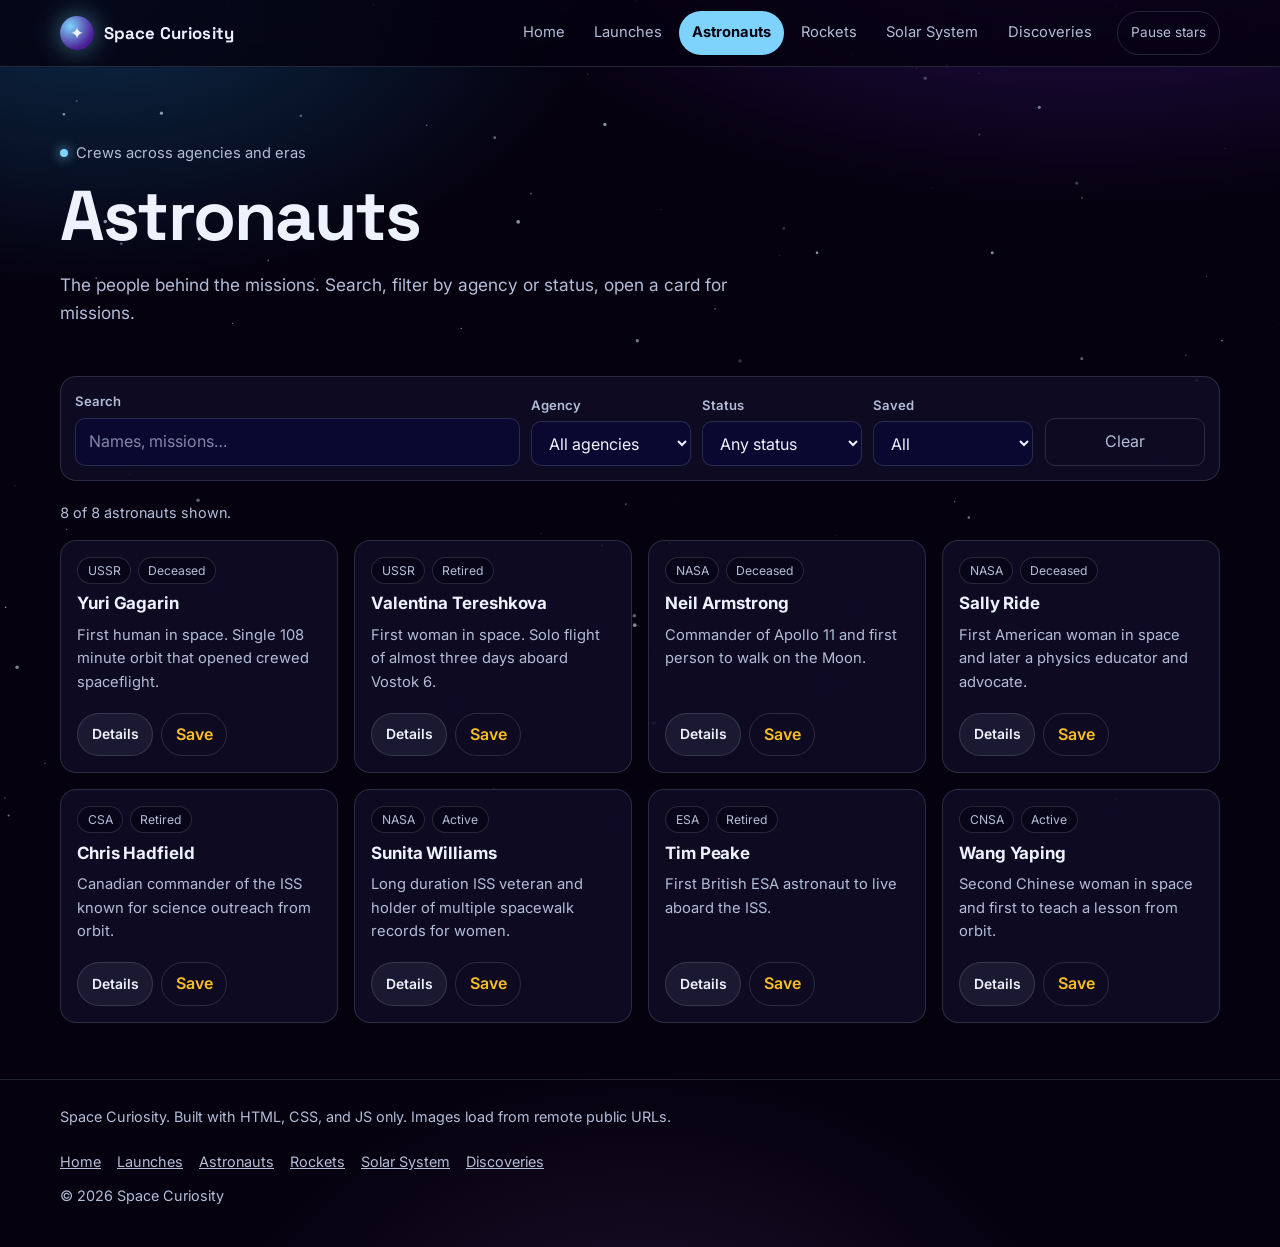
<file: astronauts.html>
<!doctype html>
<html lang="en">
<head>
  <meta charset="utf-8">
  <meta name="viewport" content="width=device-width, initial-scale=1">
  <title>Astronauts — Space Curiosity</title>
  <meta name="description" content="Astronaut profiles across agencies and eras.">
  <meta name="theme-color" content="#05010f">
  <link rel="preconnect" href="https://fonts.googleapis.com">
  <link rel="preconnect" href="https://fonts.gstatic.com" crossorigin>
  <link rel="preconnect" href="https://images.unsplash.com">
  <link href="https://fonts.googleapis.com/css2?family=Inter:wght@400;500;600;700&family=Space+Grotesk:wght@500;600;700&display=swap" rel="stylesheet">
  <link rel="stylesheet" href="css/reset.css">
  <link rel="stylesheet" href="css/tokens.css">
  <link rel="stylesheet" href="css/styles.css">
  <link rel="icon" href="assets/icons.svg" type="image/svg+xml">
</head>
<body>
  <canvas id="stars" aria-hidden="true"></canvas>
  <a class="skip" href="#main">Skip to content</a>
  <header class="site-header"><div class="wrap nav">
    <a class="brand" href="index.html"><span class="brand-mark" aria-hidden="true">✦</span> Space Curiosity</a>
    <button class="menu-btn" aria-expanded="false" aria-controls="navlinks">Menu</button>
    <nav class="nav-links" id="navlinks" aria-label="Primary"><a href="index.html">Home</a><a href="launches.html">Launches</a><a href="astronauts.html">Astronauts</a><a href="rockets.html">Rockets</a><a href="solar-system.html">Solar System</a><a href="discoveries.html">Discoveries</a></nav>
      <button class="stars-toggle" id="stars-toggle" aria-pressed="true">Pause stars</button>
  </div></header>
  <main id="main" class="wrap">
    <section class="hero"><p class="kicker">Crews across agencies and eras</p><h1>Astronauts</h1><p class="lead">The people behind the missions. Search, filter by agency or status, open a card for missions.</p></section>
    <form class="toolbar" role="search">
      <div class="toolbar-field toolbar-field-grow">
        <label for="q">Search</label>
        <input type="search" id="q" name="q" placeholder="Names, missions…" autocomplete="off" spellcheck="false">
      </div>
      <div class="toolbar-field">
        <label for="agency">Agency</label>
        <select id="agency" name="agency"><option value="">All agencies</option></select>
      </div>
      <div class="toolbar-field">
        <label for="status">Status</label>
        <select id="status" name="status"><option value="">Any status</option><option>Active</option><option>Retired</option><option>Deceased</option></select>
      </div>
      <div class="toolbar-field">
        <label for="fav">Saved</label>
        <select id="fav" name="fav"><option value="">All</option><option value="only">Saved only</option></select>
      </div>
      <div class="toolbar-field">
        <label aria-hidden="true">&nbsp;</label>
        <button class="toolbar-clear" type="button" id="clear">Clear</button>
      </div>
    </form>
    <div class="result-count" id="count" role="status" aria-live="polite"></div>
    <div class="grid" id="grid"></div>
  </main>
  <footer class="site-footer"><div class="wrap"><div>Space Curiosity. Built with HTML, CSS, and JS only. Images load from remote public URLs.</div><nav aria-label="Footer"><a href="index.html">Home</a><a href="launches.html">Launches</a><a href="astronauts.html">Astronauts</a><a href="rockets.html">Rockets</a><a href="solar-system.html">Solar System</a><a href="discoveries.html">Discoveries</a></nav><div>© <span id="year"></span> Space Curiosity</div></div></footer>
  <script type="module">
    import { initChrome } from "./js/main.js";
    import { initStarfield } from "./js/starfield.js";
    import { loadJSON, observeReveals, bindFavorites, favButton, openDialog, syncFiltersToURL, readFiltersFromURL, imgFallback, esc } from "./js/ui.js";
    import { isFavorite } from "./js/store.js";
    initChrome(); initStarfield();
    const saved = readFiltersFromURL(["q", "agency", "status", "fav"]);
    const q = document.getElementById("q");
    const agency = document.getElementById("agency");
    const status = document.getElementById("status");
    const fav = document.getElementById("fav");
    q.value = saved.q; agency.value = saved.agency; status.value = saved.status; fav.value = saved.fav ?? "";
    const data = await loadJSON("data/astronauts.json");
    const rows0 = data.astronauts;
    [...new Set(rows0.map((a) => a.agency))].sort().forEach((v) => {
      const o = document.createElement("option"); o.value = v; o.textContent = v;
      if (saved.agency === v) o.selected = true;
      agency.appendChild(o);
    });
    function detail(a) {
      return `${a.image ? `<img src="${esc(a.image)}" alt="" loading="lazy" decoding="async" width="800" height="450" onerror="this.remove()">` : ""}<div class="meta"><span class="tag">${esc(a.agency)}</span><span class="tag">${esc(a.status)}</span><span class="tag">First flight ${esc(a.firstFlight)}</span></div><h3>${esc(a.name)}</h3><p>${esc(a.bio)}</p><table class="spec-table"><tr><th>Missions</th><td>${a.missions.map(esc).join(", ")}</td></tr></table>`;
    }
    function render() {
      const query = q.value.trim().toLowerCase();
      syncFiltersToURL({ q: q.value.trim(), agency: agency.value, status: status.value, fav: fav.value });
      const rows = rows0.filter((a) => {
        if (agency.value && a.agency !== agency.value) return false;
        if (status.value && a.status !== status.value) return false;
        if (fav.value === "only" && !isFavorite(a.id)) return false;
        if (query && ![a.name, a.bio, a.missions.join(" ")].join(" ").toLowerCase().includes(query)) return false;
        return true;
      });
      document.getElementById("count").textContent = `${rows.length} of ${rows0.length} astronauts shown.`;
      const grid = document.getElementById("grid");
      grid.innerHTML = rows.map((a) => `
        <article class="card reveal visible">
          ${a.image ? `<img src="${esc(a.image)}" alt="${esc(a.name)}" loading="lazy" decoding="async" width="800" height="450" onerror="this.remove()">` : ""}
          <div class="card-body">
            <div class="meta"><span class="tag">${esc(a.agency)}</span><span class="tag">${esc(a.status)}</span></div>
            <h3>${esc(a.name)}</h3>
            <p class="desc">${esc(a.bio)}</p>
            <div class="card-actions"><button class="btn btn-small" type="button" data-id="${esc(a.id)}">Details</button>${favButton(a.id)}</div>
          </div>
        </article>`).join("") || `<div class="empty"><strong>No astronauts match those filters.</strong>Try clearing search or filters.</div>`;
      bindFavorites(grid);
      imgFallback(grid);
    }
    document.getElementById("grid").addEventListener("click", (e) => {
      const b = e.target.closest("[data-id]");
      if (!b) return;
      const a = rows0.find((x) => x.id === b.getAttribute("data-id"));
      if (a) openDialog(detail(a));
    });
    [q, agency, status, fav].forEach((el) => el.addEventListener("input", render));
    fav.addEventListener("change", render);
    document.getElementById("clear").addEventListener("click", () => {
      q.value = ""; agency.value = ""; status.value = ""; fav.value = "";
      render();
      q.focus();
    });
    document.addEventListener("favorites-changed", () => {
      if (fav.value === "only") render();
    });
    render(); observeReveals(document);
  </script>
</body>
</html>
</file>
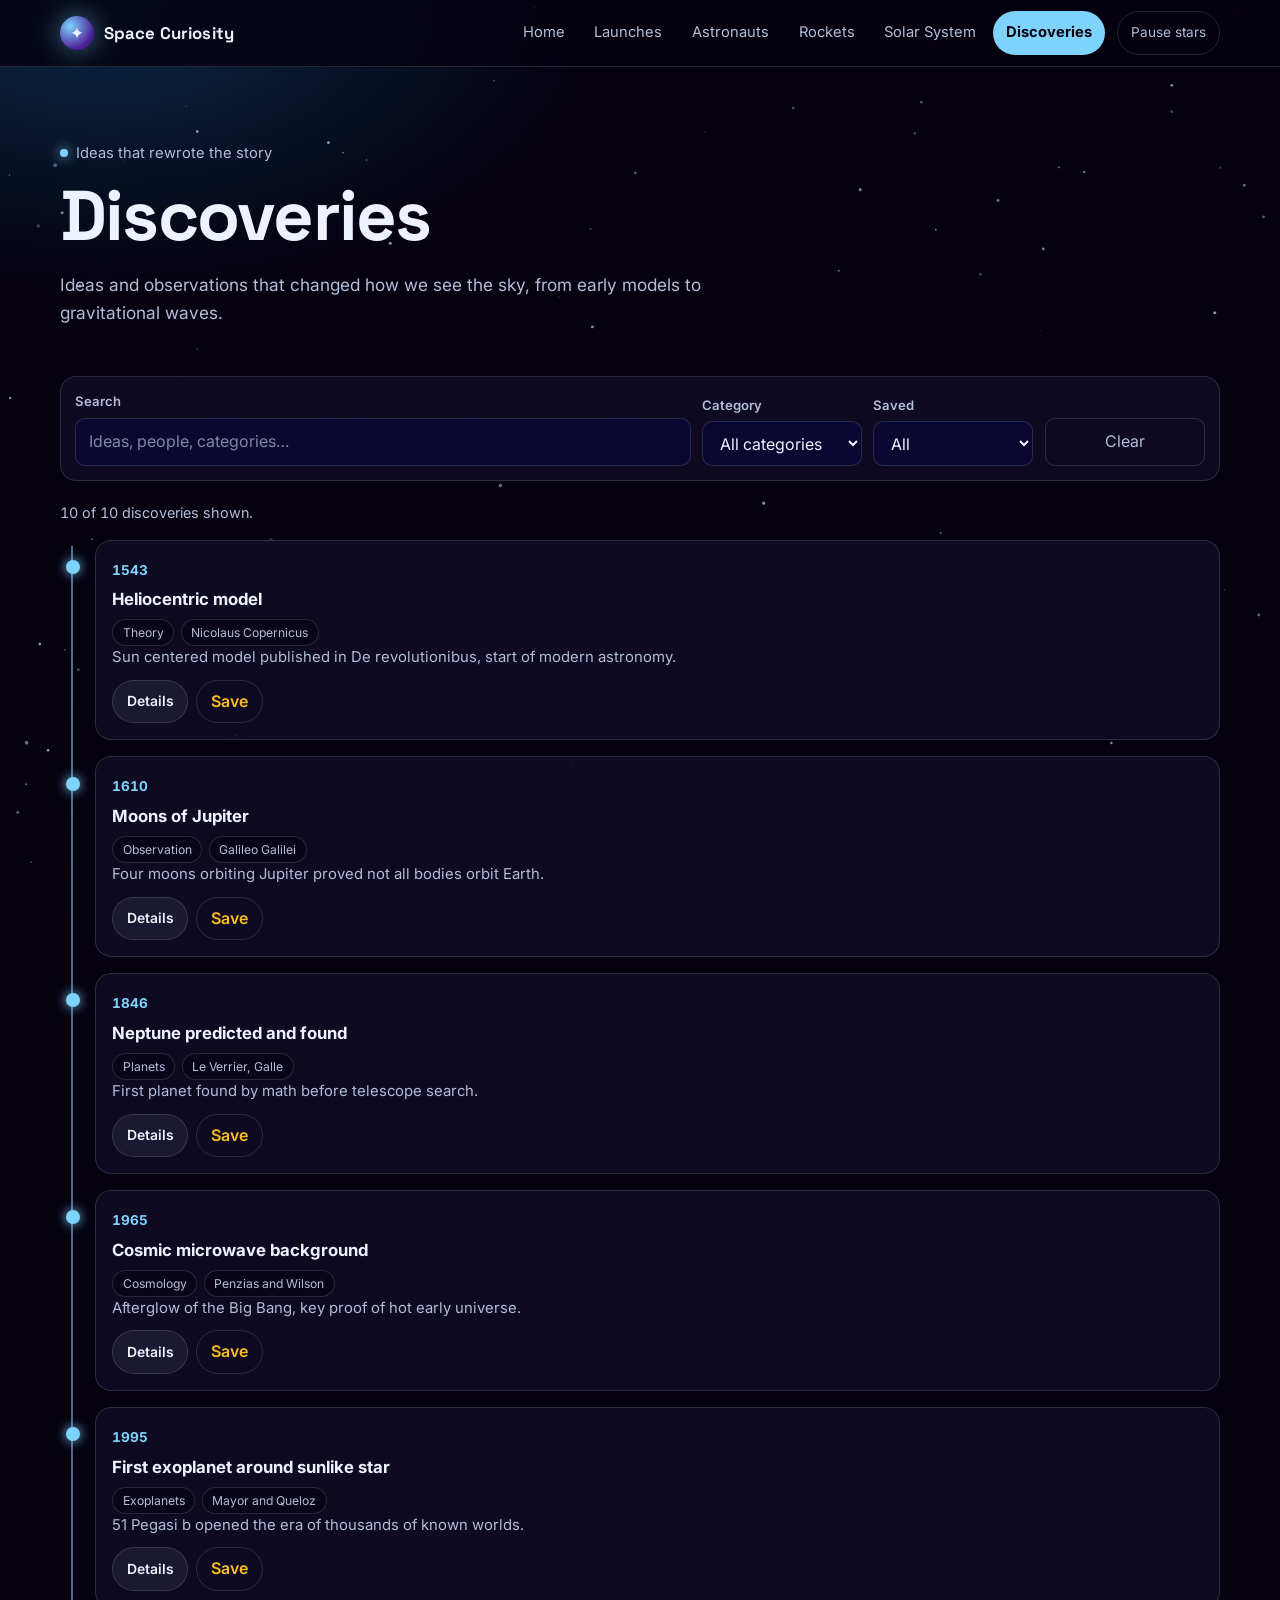
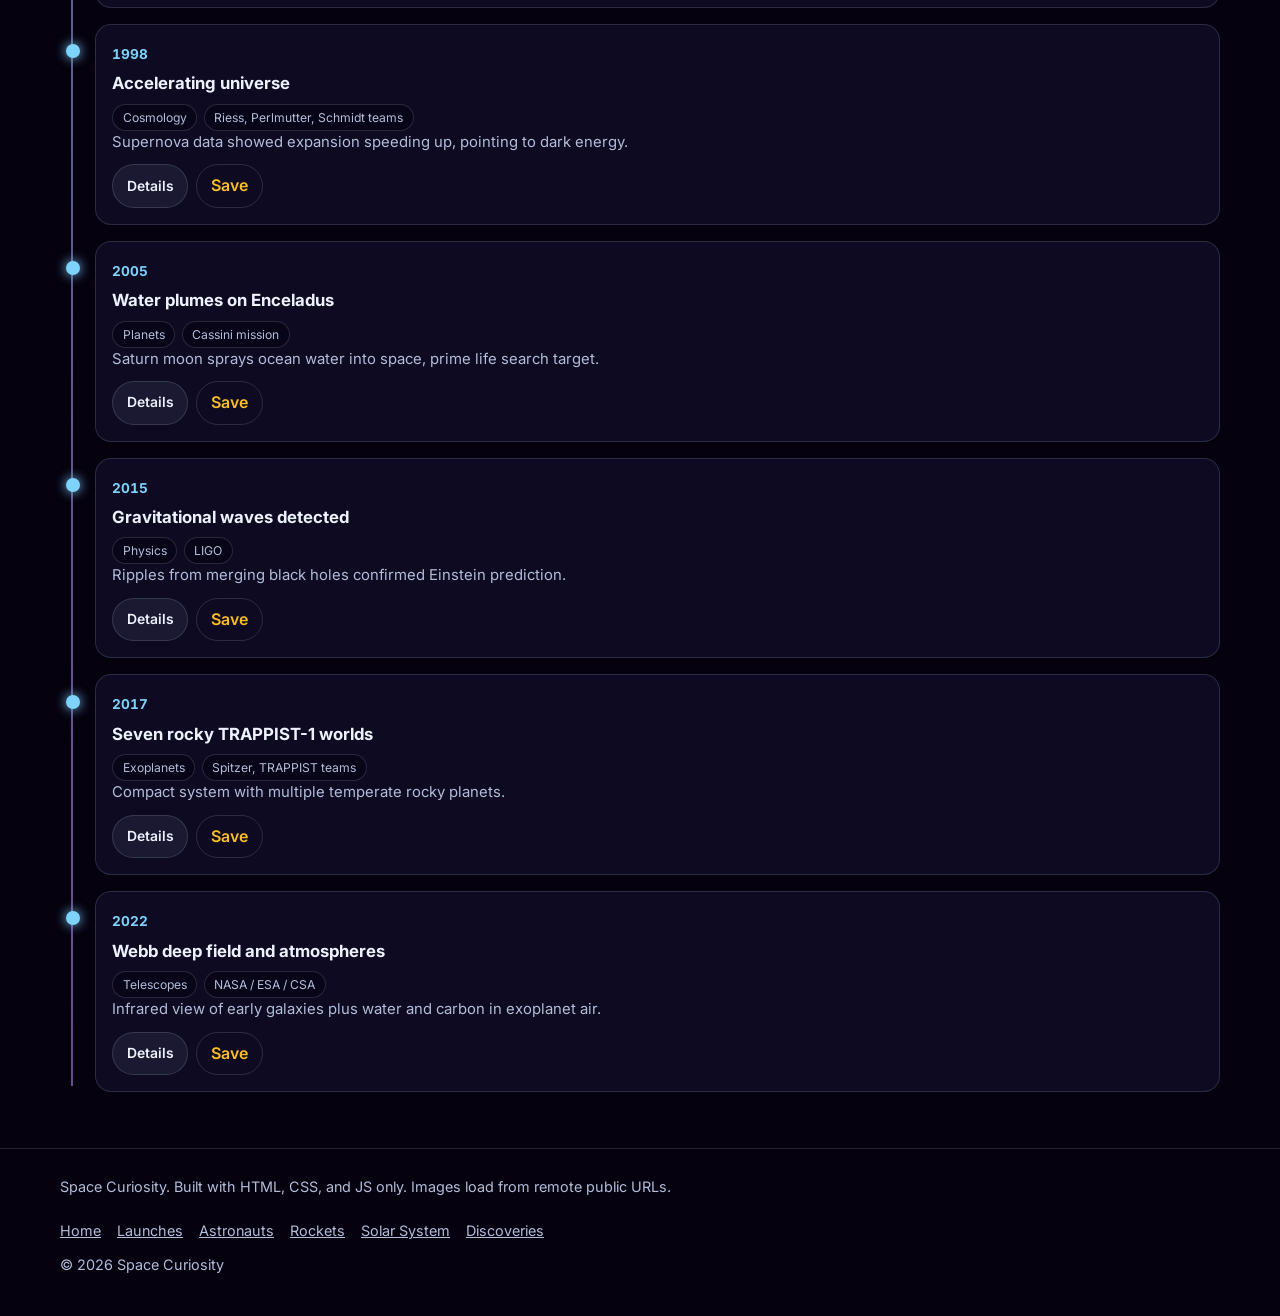
<file: discoveries.html>
<!doctype html>
<html lang="en">
<head>
  <meta charset="utf-8">
  <meta name="viewport" content="width=device-width, initial-scale=1">
  <title>Discoveries — Space Curiosity</title>
  <meta name="description" content="Timeline of discoveries that shaped space science.">
  <meta name="theme-color" content="#05010f">
  <link rel="preconnect" href="https://fonts.googleapis.com">
  <link rel="preconnect" href="https://fonts.gstatic.com" crossorigin>
  <link rel="preconnect" href="https://images.unsplash.com">
  <link href="https://fonts.googleapis.com/css2?family=Inter:wght@400;500;600;700&family=Space+Grotesk:wght@500;600;700&display=swap" rel="stylesheet">
  <link rel="stylesheet" href="css/reset.css">
  <link rel="stylesheet" href="css/tokens.css">
  <link rel="stylesheet" href="css/styles.css">
  <link rel="icon" href="assets/icons.svg" type="image/svg+xml">
</head>
<body>
  <canvas id="stars" aria-hidden="true"></canvas>
  <a class="skip" href="#main">Skip to content</a>
  <header class="site-header"><div class="wrap nav">
    <a class="brand" href="index.html"><span class="brand-mark" aria-hidden="true">✦</span> Space Curiosity</a>
    <button class="menu-btn" aria-expanded="false" aria-controls="navlinks">Menu</button>
    <nav class="nav-links" id="navlinks" aria-label="Primary"><a href="index.html">Home</a><a href="launches.html">Launches</a><a href="astronauts.html">Astronauts</a><a href="rockets.html">Rockets</a><a href="solar-system.html">Solar System</a><a href="discoveries.html">Discoveries</a></nav>
      <button class="stars-toggle" id="stars-toggle" aria-pressed="true">Pause stars</button>
  </div></header>
  <main id="main" class="wrap">
    <section class="hero"><p class="kicker">Ideas that rewrote the story</p><h1>Discoveries</h1><p class="lead">Ideas and observations that changed how we see the sky, from early models to gravitational waves.</p></section>
    <form class="toolbar" role="search">
      <div class="toolbar-field toolbar-field-grow">
        <label for="q">Search</label>
        <input type="search" id="q" name="q" placeholder="Ideas, people, categories…" autocomplete="off" spellcheck="false">
      </div>
      <div class="toolbar-field">
        <label for="cat">Category</label>
        <select id="cat" name="cat"><option value="">All categories</option></select>
      </div>
      <div class="toolbar-field">
        <label for="fav">Saved</label>
        <select id="fav" name="fav"><option value="">All</option><option value="only">Saved only</option></select>
      </div>
      <div class="toolbar-field">
        <label aria-hidden="true">&nbsp;</label>
        <button class="toolbar-clear" type="button" id="clear">Clear</button>
      </div>
    </form>
    <div class="result-count" id="count" role="status" aria-live="polite"></div>
    <div class="timeline" id="list"></div>
  </main>
  <footer class="site-footer"><div class="wrap"><div>Space Curiosity. Built with HTML, CSS, and JS only. Images load from remote public URLs.</div><nav aria-label="Footer"><a href="index.html">Home</a><a href="launches.html">Launches</a><a href="astronauts.html">Astronauts</a><a href="rockets.html">Rockets</a><a href="solar-system.html">Solar System</a><a href="discoveries.html">Discoveries</a></nav><div>© <span id="year"></span> Space Curiosity</div></div></footer>
  <script type="module">
    import { initChrome } from "./js/main.js";
    import { initStarfield } from "./js/starfield.js";
    import { loadJSON, bindFavorites, favButton, openDialog, syncFiltersToURL, readFiltersFromURL, imgFallback, esc } from "./js/ui.js";
    import { isFavorite } from "./js/store.js";
    initChrome(); initStarfield();
    const saved = readFiltersFromURL(["q", "cat", "fav"]);
    const q = document.getElementById("q");
    const cat = document.getElementById("cat");
    const fav = document.getElementById("fav");
    q.value = saved.q; fav.value = saved.fav ?? "";
    const data = await loadJSON("data/discoveries.json");
    const rows0 = data.discoveries;
    [...new Set(rows0.map((d) => d.category))].sort().forEach((v) => {
      const o = document.createElement("option"); o.value = v; o.textContent = v;
      if (saved.cat === v) o.selected = true;
      cat.appendChild(o);
    });
    if (saved.cat) cat.value = saved.cat;
    function render() {
      const query = q.value.trim().toLowerCase();
      syncFiltersToURL({ q: q.value.trim(), cat: cat.value, fav: fav.value });
      const rows = rows0.filter((d) => {
        if (cat.value && d.category !== cat.value) return false;
        if (fav.value === "only" && !isFavorite(d.id)) return false;
        if (query && ![d.title, d.summary, d.credit].join(" ").toLowerCase().includes(query)) return false;
        return true;
      });
      document.getElementById("count").textContent = `${rows.length} of ${rows0.length} discoveries shown.`;
      const el = document.getElementById("list");
      el.innerHTML = rows.map((d) => `
        <article class="t-item reveal visible">
          ${d.image ? `<img src="${esc(d.image)}" alt="" loading="lazy" decoding="async" width="800" height="450" onerror="this.remove()" style="width:100%;aspect-ratio:16/9;object-fit:cover;border-radius:12px;margin-bottom:0.8rem;">` : ""}
          <time>${esc(d.date)}</time>
          <h3>${esc(d.title)}</h3>
          <div class="meta"><span class="tag">${esc(d.category)}</span><span class="tag">${esc(d.credit)}</span></div>
          <p>${esc(d.summary)}</p>
          <div class="card-actions"><button class="btn btn-small" type="button" data-id="${esc(d.id)}">Details</button>${favButton(d.id)}</div>
        </article>`).join("") || `<div class="empty"><strong>No discoveries match.</strong>Try clearing search or filters.</div>`;
      bindFavorites(el);
      imgFallback(el);
    }
    document.getElementById("list").addEventListener("click", (e) => {
      const b = e.target.closest("[data-id]");
      if (!b) return;
      const v = rows0.find((x) => x.id === b.getAttribute("data-id"));
      if (v) openDialog(`${v.image ? `<img src="${esc(v.image)}" alt="" loading="lazy" decoding="async" width="800" height="450" onerror="this.remove()">` : ""}<div class="meta"><span class="tag">${esc(v.category)}</span><span class="tag">${esc(v.date)}</span></div><h3>${esc(v.title)}</h3><p>Credit: ${esc(v.credit)}. ${esc(v.summary)}</p>`);
    });
    [q, cat, fav].forEach((el) => el.addEventListener("input", render));
    fav.addEventListener("change", render);
    document.getElementById("clear").addEventListener("click", () => {
      q.value = ""; cat.value = ""; fav.value = "";
      render();
      q.focus();
    });
    document.addEventListener("favorites-changed", () => {
      if (fav.value === "only") render();
    });
    render();
  </script>
</body>
</html>
</file>
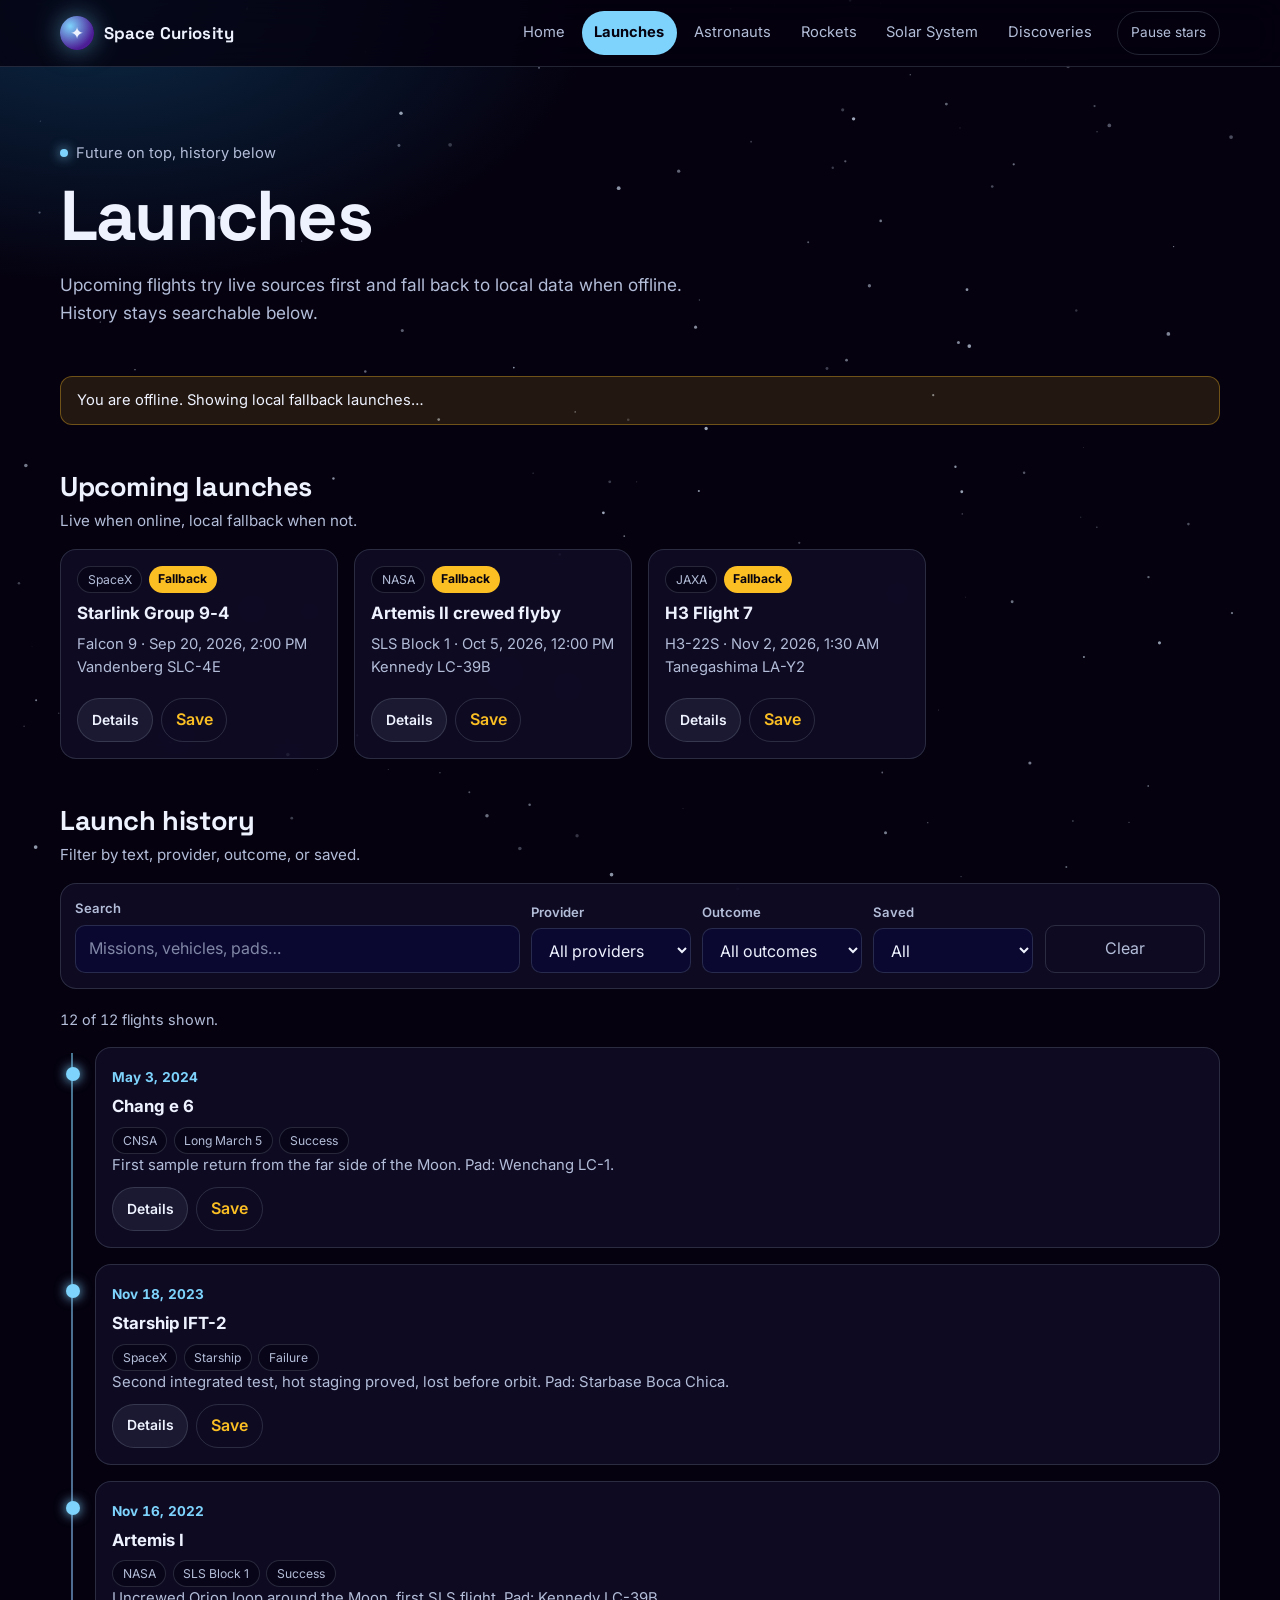
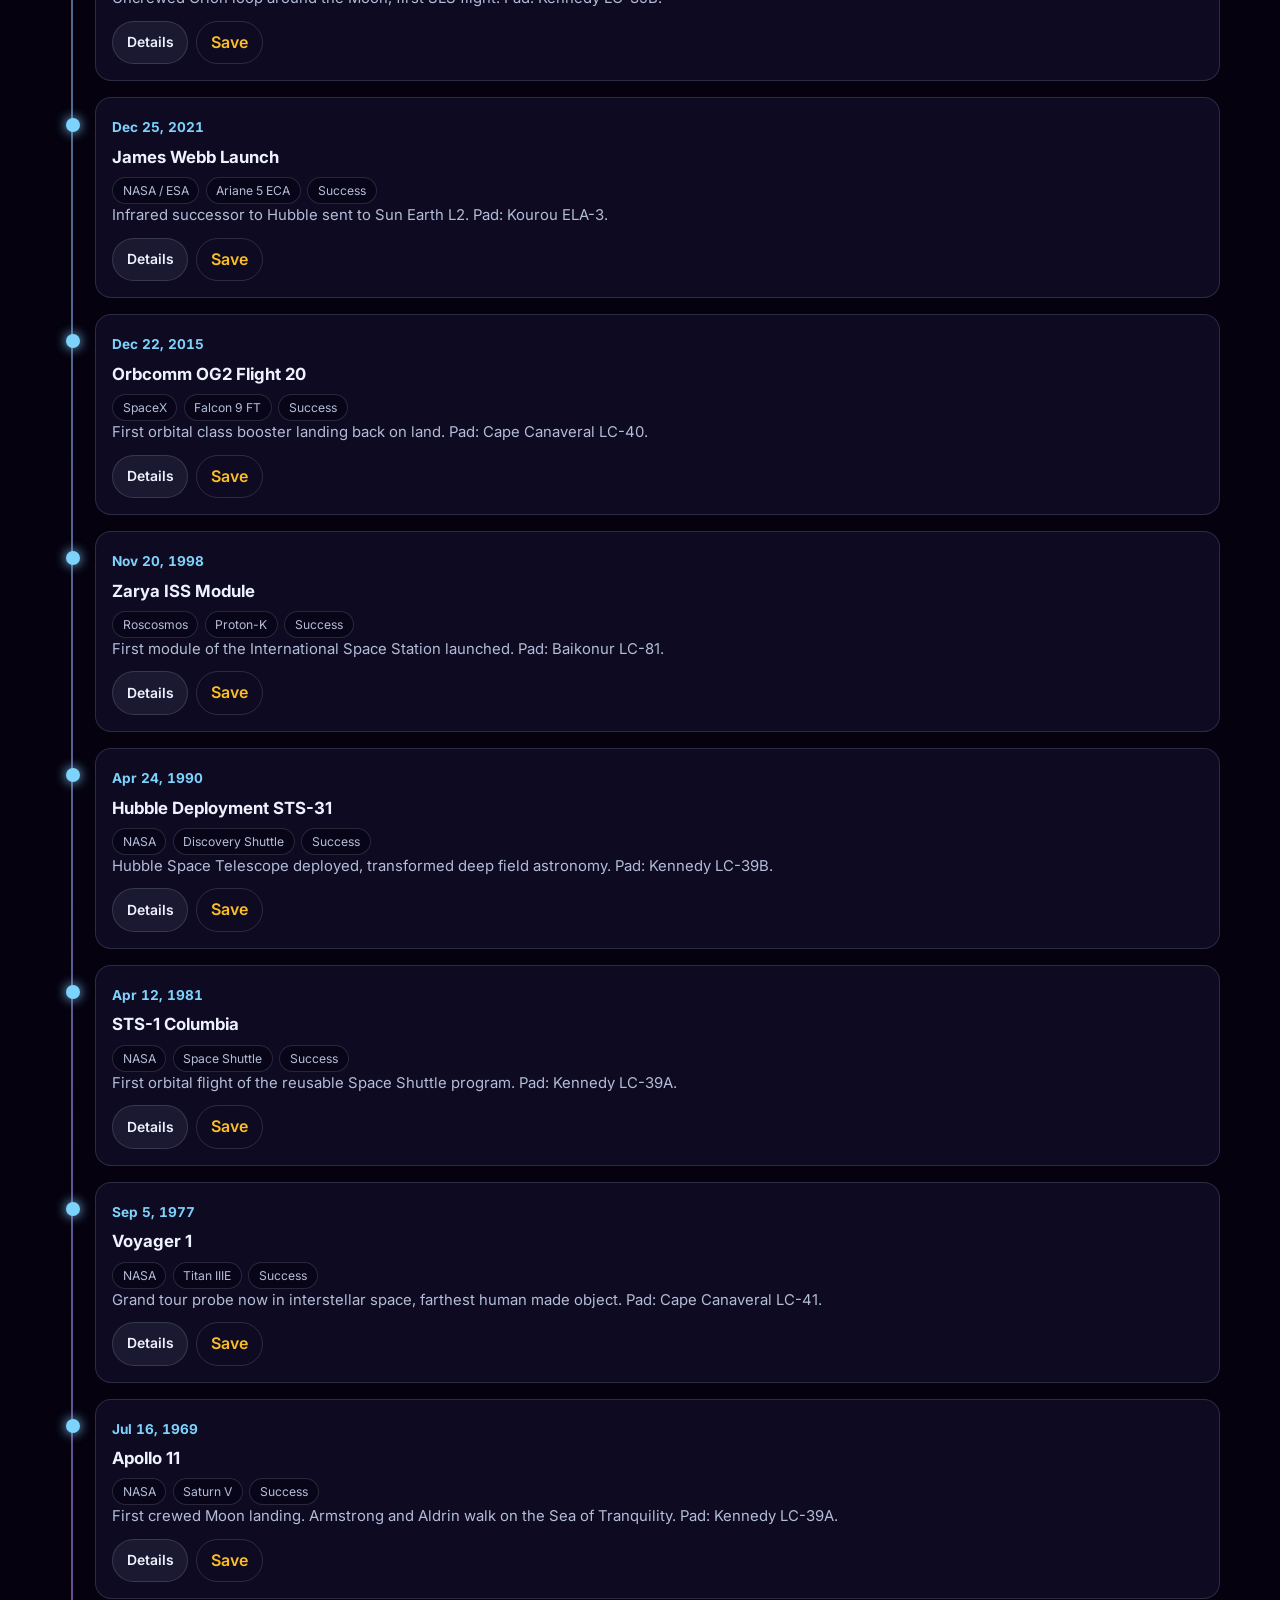
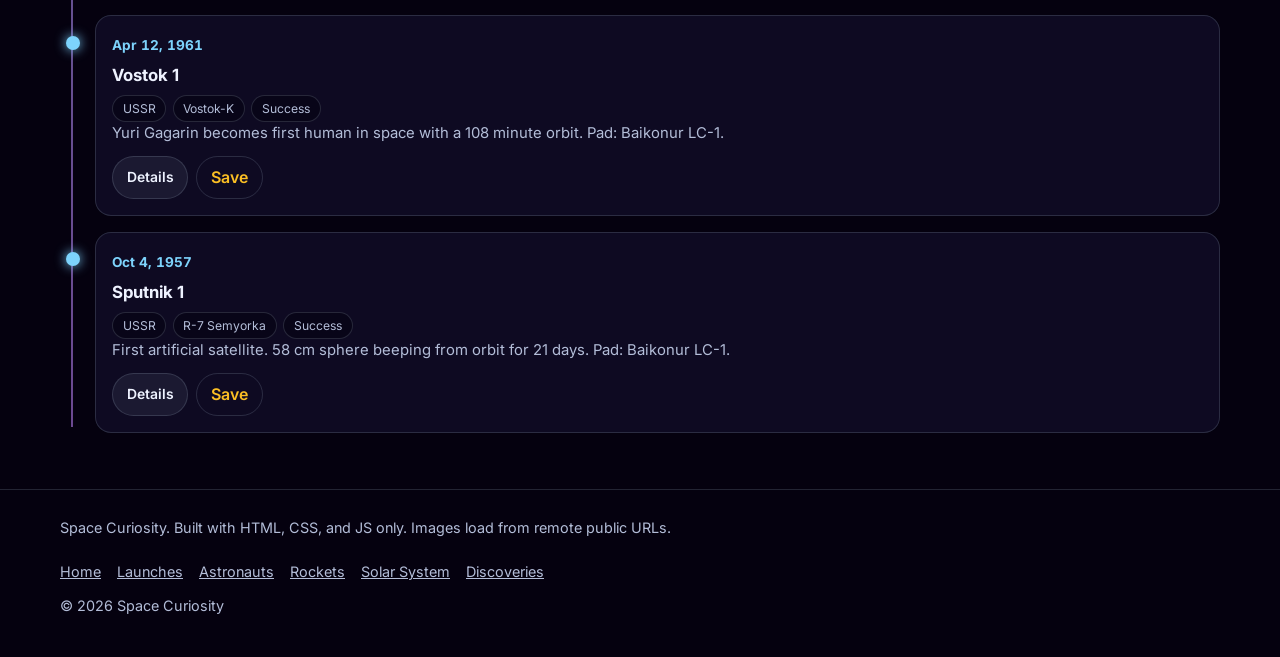
<file: launches.html>
<!doctype html>
<html lang="en">
<head>
  <meta charset="utf-8">
  <meta name="viewport" content="width=device-width, initial-scale=1">
  <title>Launches — Space Curiosity</title>
  <meta name="description" content="Launch history timeline and upcoming launches with live data and offline fallback.">
  <meta name="theme-color" content="#05010f">
  <link rel="preconnect" href="https://fonts.googleapis.com">
  <link rel="preconnect" href="https://fonts.gstatic.com" crossorigin>
  <link rel="preconnect" href="https://images.unsplash.com">
  <link rel="preconnect" href="https://api.spacexdata.com">
  <link href="https://fonts.googleapis.com/css2?family=Inter:wght@400;500;600;700&family=Space+Grotesk:wght@500;600;700&display=swap" rel="stylesheet">
  <link rel="stylesheet" href="css/reset.css">
  <link rel="stylesheet" href="css/tokens.css">
  <link rel="stylesheet" href="css/styles.css">
  <link rel="icon" href="assets/icons.svg" type="image/svg+xml">
</head>
<body>
  <canvas id="stars" aria-hidden="true"></canvas>
  <a class="skip" href="#main">Skip to content</a>
  <header class="site-header">
    <div class="wrap nav">
      <a class="brand" href="index.html"><span class="brand-mark" aria-hidden="true">✦</span> Space Curiosity</a>
      <button class="menu-btn" aria-expanded="false" aria-controls="navlinks">Menu</button>
      <nav class="nav-links" id="navlinks" aria-label="Primary">
        <a href="index.html">Home</a>
        <a href="launches.html">Launches</a>
        <a href="astronauts.html">Astronauts</a>
        <a href="rockets.html">Rockets</a>
        <a href="solar-system.html">Solar System</a>
        <a href="discoveries.html">Discoveries</a>
      </nav>
      <button class="stars-toggle" id="stars-toggle" aria-pressed="true">Pause stars</button>
    </div>
  </header>
  <main id="main" class="wrap">
    <section class="hero">
      <p class="kicker">Future on top, history below</p>
      <h1>Launches</h1>
      <p class="lead">Upcoming flights try live sources first and fall back to local data when offline. History stays searchable below.</p>
    </section>
    <div class="notice" id="launch-notice" role="status">Loading upcoming launches…</div>
    <section aria-labelledby="up-h">
      <div class="section-head"><div><h2 id="up-h">Upcoming launches</h2><p>Live when online, local fallback when not.</p></div></div>
      <div class="grid" id="upcoming"></div>
    </section>
    <section aria-labelledby="hist-h">
      <div class="section-head"><div><h2 id="hist-h">Launch history</h2><p>Filter by text, provider, outcome, or saved.</p></div></div>
      <form class="toolbar" role="search">
        <div class="toolbar-field toolbar-field-grow">
          <label for="q">Search</label>
          <input type="search" id="q" name="q" placeholder="Missions, vehicles, pads…" autocomplete="off" spellcheck="false">
        </div>
        <div class="toolbar-field">
          <label for="provider">Provider</label>
          <select id="provider" name="provider"><option value="">All providers</option></select>
        </div>
        <div class="toolbar-field">
          <label for="outcome">Outcome</label>
          <select id="outcome" name="outcome"><option value="">All outcomes</option><option value="true">Success</option><option value="false">Failure</option></select>
        </div>
        <div class="toolbar-field">
          <label for="fav">Saved</label>
          <select id="fav" name="fav"><option value="">All</option><option value="only">Saved only</option></select>
        </div>
        <div class="toolbar-field">
          <label aria-hidden="true">&nbsp;</label>
          <button class="toolbar-clear" type="button" id="clear">Clear</button>
        </div>
      </form>
      <div class="result-count" id="count" role="status" aria-live="polite"></div>
      <div class="timeline" id="history"></div>
    </section>
  </main>
  <footer class="site-footer"><div class="wrap"><div>Space Curiosity. Built with HTML, CSS, and JS only. Images load from remote public URLs.</div><nav aria-label="Footer"><a href="index.html">Home</a><a href="launches.html">Launches</a><a href="astronauts.html">Astronauts</a><a href="rockets.html">Rockets</a><a href="solar-system.html">Solar System</a><a href="discoveries.html">Discoveries</a></nav><div>© <span id="year"></span> Space Curiosity</div></div></footer>
  <script type="module">
    import { initChrome } from "./js/main.js";
    import { initStarfield } from "./js/starfield.js";
    import { getUpcomingLaunches } from "./js/api.js";
    import { loadJSON, observeReveals, bindFavorites, favButton, openDialog, syncFiltersToURL, readFiltersFromURL, imgFallback, esc } from "./js/ui.js";
    import { isFavorite } from "./js/store.js";
    initChrome(); initStarfield();

    const dateFmt = new Intl.DateTimeFormat(undefined, { dateStyle: "medium" });
    const dateTimeFmt = new Intl.DateTimeFormat(undefined, { dateStyle: "medium", timeStyle: "short" });
    const fmtDate = (d) => {
      if (!d) return "Date TBD";
      const t = new Date(d);
      return Number.isNaN(t.getTime()) ? String(d) : dateFmt.format(t);
    };
    const fmtDateTime = (d) => {
      if (!d) return "Date TBD";
      const t = new Date(d);
      return Number.isNaN(t.getTime()) ? String(d) : dateTimeFmt.format(t);
    };

    const saved = readFiltersFromURL(["q", "provider", "outcome", "fav"]);
    const q = document.getElementById("q");
    const providerSel = document.getElementById("provider");
    const outcomeSel = document.getElementById("outcome");
    const favSel = document.getElementById("fav");
    q.value = saved.q; providerSel.value = saved.provider; outcomeSel.value = saved.outcome; favSel.value = saved.fav;

    const { launches: history } = await loadJSON("data/launches-history.json").then((d) => ({ launches: d.launches }));
    const providers = [...new Set(history.map((l) => l.provider))].sort();
    providers.forEach((p) => {
      const o = document.createElement("option");
      o.value = p; o.textContent = p;
      if (saved.provider === p) o.selected = true;
      providerSel.appendChild(o);
    });

    const up = await getUpcomingLaunches();
    const notice = document.getElementById("launch-notice");
    if (up.source === "live") notice.textContent = "Showing live upcoming launches.";
    else if (up.source === "cache") notice.textContent = "Live feed paused. Showing your last cached launches…";
    else notice.textContent = "You are offline. Showing local fallback launches…";
    if (up.source !== "live") notice.classList.add("warn");

    const upEl = document.getElementById("upcoming");
    upEl.innerHTML = up.launches.map((l) => `
      <article class="card reveal visible">
        ${l.image ? `<img src="${esc(l.image)}" alt="" loading="lazy" decoding="async" width="800" height="450" onerror="this.remove()">` : ""}
        <div class="card-body">
          <div class="meta"><span class="tag">${esc(l.provider)}</span><span class="${up.source === "live" ? "tag-live" : "tag-cache"} tag">${up.source === "live" ? "Live" : up.source === "cache" ? "Cached" : "Fallback"}</span></div>
          <h3>${esc(l.name)}</h3>
          <p class="desc">${esc(l.vehicle)} · ${esc(fmtDateTime(l.date))}<br>${esc(l.pad ?? "")}</p>
          <div class="card-actions"><button class="btn btn-small" type="button" data-detail="${esc(l.id)}">Details</button>${favButton(l.id)}</div>
        </div>
      </article>`).join("") || `<div class="empty"><strong>No upcoming launches found.</strong>Browse history below.</div>`;
    upEl.addEventListener("click", (e) => {
      const b = e.target.closest("[data-detail]");
      if (!b) return;
      const l = up.launches.find((x) => x.id === b.getAttribute("data-detail"));
      if (l) openDialog(`<div class="meta"><span class="tag">${esc(l.provider)}</span><span class="tag">${esc(l.vehicle)}</span></div><h3>${esc(l.name)}</h3><p>${esc(l.details ?? "")} Pad: ${esc(l.pad ?? "Unknown")}. Date: ${esc(fmtDateTime(l.date))}.</p>`);
    });

    function render() {
      const query = q.value.trim().toLowerCase();
      const prov = providerSel.value;
      const out = outcomeSel.value;
      syncFiltersToURL({ q: q.value.trim(), provider: prov, outcome: out, fav: favSel.value });
      const rows = history.filter((l) => {
        if (prov && l.provider !== prov) return false;
        if (out && String(l.success) !== out) return false;
        if (favSel.value === "only" && !isFavorite(l.id)) return false;
        if (query && ![l.name, l.vehicle, l.pad, l.summary].join(" ").toLowerCase().includes(query)) return false;
        return true;
      }).sort((a, b) => b.date.localeCompare(a.date));
      document.getElementById("count").textContent = `${rows.length} of ${history.length} flights shown.`;
      const el = document.getElementById("history");
      el.innerHTML = rows.map((l) => `
        <article class="t-item reveal visible">
          <time datetime="${esc(l.date)}">${esc(fmtDate(l.date))}</time>
          <h3>${esc(l.name)}</h3>
          <div class="meta"><span class="tag">${esc(l.provider)}</span><span class="tag">${esc(l.vehicle)}</span><span class="tag">${l.success ? "Success" : "Failure"}</span></div>
          <p>${esc(l.summary)} Pad: ${esc(l.pad)}.</p>
          <div class="card-actions"><button class="btn btn-small" type="button" data-h="${esc(l.id)}">Details</button>${favButton(l.id)}</div>
        </article>`).join("") || `<div class="empty"><strong>No launches match those filters.</strong>Try clearing search or filters.</div>`;
      bindFavorites(el);
      imgFallback(el);
    }
    document.getElementById("history").addEventListener("click", (e) => {
      const b = e.target.closest("[data-h]");
      if (!b) return;
      const l = history.find((x) => x.id === b.getAttribute("data-h"));
      if (l) openDialog(`${l.image ? `<img src="${esc(l.image)}" alt="" loading="lazy" decoding="async" width="800" height="450" onerror="this.remove()">` : ""}<div class="meta"><span class="tag">${esc(l.provider)}</span><span class="tag">${esc(l.vehicle)}</span></div><h3>${esc(l.name)}</h3><p>${esc(l.summary)} Pad: ${esc(l.pad)}. Date: ${esc(fmtDate(l.date))}.</p>`);
    });
    [q, providerSel, outcomeSel, favSel].forEach((el) => el.addEventListener("input", render));
    favSel.addEventListener("change", render);
    document.getElementById("clear").addEventListener("click", () => {
      q.value = ""; providerSel.value = ""; outcomeSel.value = ""; favSel.value = "";
      render();
      q.focus();
    });
    document.addEventListener("favorites-changed", () => {
      if (favSel.value === "only") render();
    });
    render();
    bindFavorites(document);
    imgFallback(document);
    observeReveals(document);
  </script>
</body>
</html>
</file>
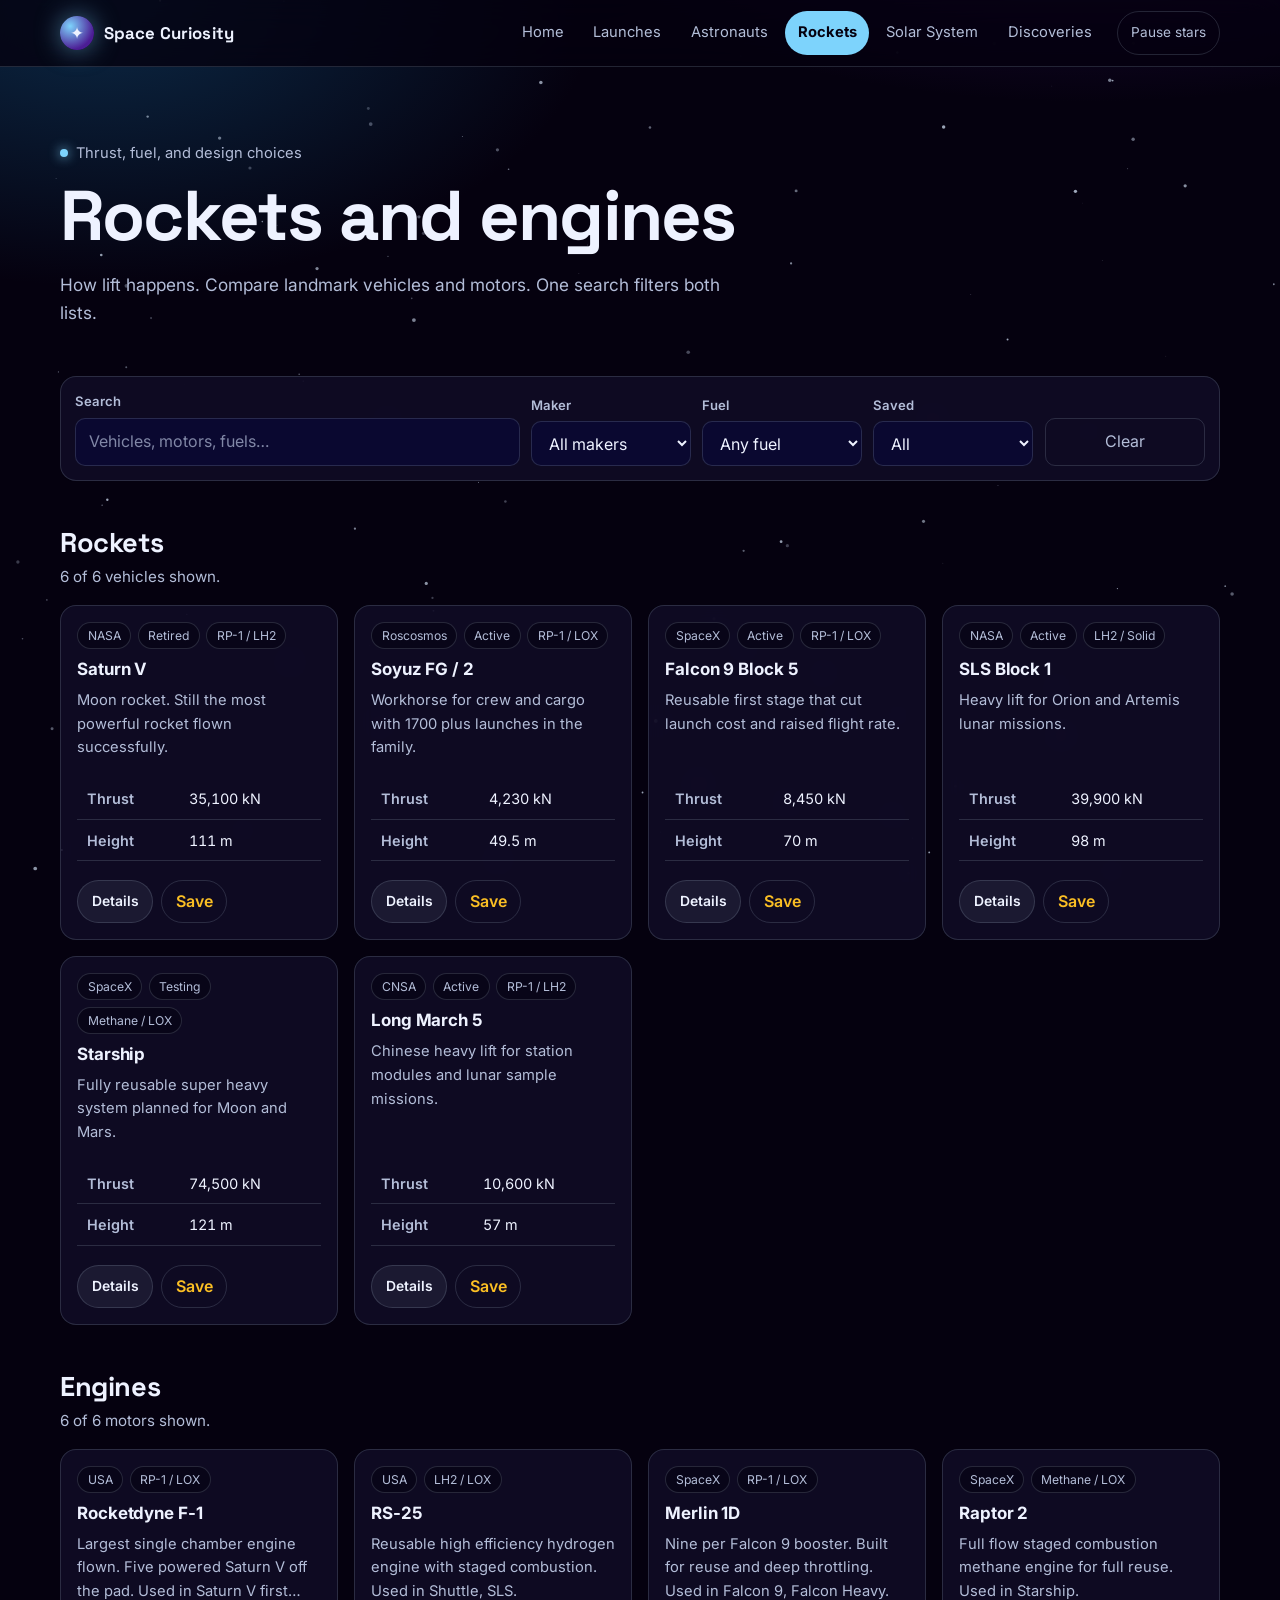
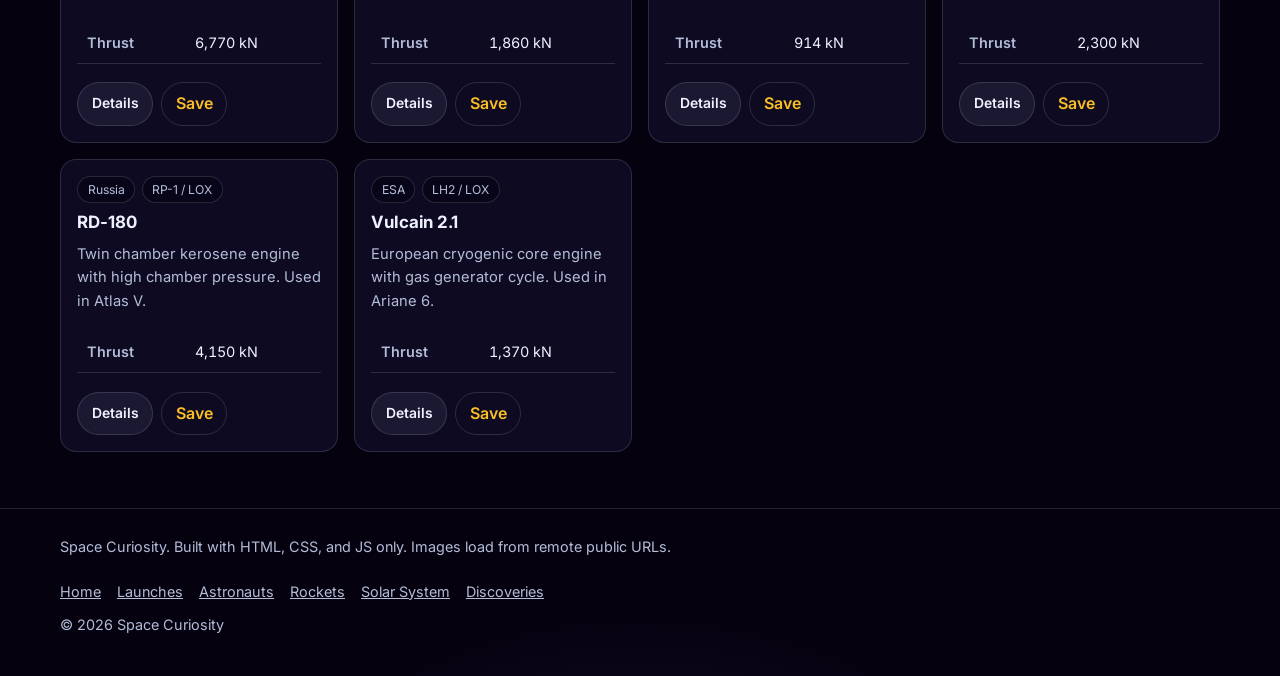
<file: rockets.html>
<!doctype html>
<html lang="en">
<head>
  <meta charset="utf-8">
  <meta name="viewport" content="width=device-width, initial-scale=1">
  <title>Rockets and Engines — Space Curiosity</title>
  <meta name="description" content="Rocket and engine specs, thrust, fuel, and comparisons.">
  <meta name="theme-color" content="#05010f">
  <link rel="preconnect" href="https://fonts.googleapis.com">
  <link rel="preconnect" href="https://fonts.gstatic.com" crossorigin>
  <link rel="preconnect" href="https://images.unsplash.com">
  <link href="https://fonts.googleapis.com/css2?family=Inter:wght@400;500;600;700&family=Space+Grotesk:wght@500;600;700&display=swap" rel="stylesheet">
  <link rel="stylesheet" href="css/reset.css">
  <link rel="stylesheet" href="css/tokens.css">
  <link rel="stylesheet" href="css/styles.css">
  <link rel="icon" href="assets/icons.svg" type="image/svg+xml">
</head>
<body>
  <canvas id="stars" aria-hidden="true"></canvas>
  <a class="skip" href="#main">Skip to content</a>
  <header class="site-header"><div class="wrap nav">
    <a class="brand" href="index.html"><span class="brand-mark" aria-hidden="true">✦</span> Space Curiosity</a>
    <button class="menu-btn" aria-expanded="false" aria-controls="navlinks">Menu</button>
    <nav class="nav-links" id="navlinks" aria-label="Primary"><a href="index.html">Home</a><a href="launches.html">Launches</a><a href="astronauts.html">Astronauts</a><a href="rockets.html">Rockets</a><a href="solar-system.html">Solar System</a><a href="discoveries.html">Discoveries</a></nav>
      <button class="stars-toggle" id="stars-toggle" aria-pressed="true">Pause stars</button>
  </div></header>
  <main id="main" class="wrap">
    <section class="hero"><p class="kicker">Thrust, fuel, and design choices</p><h1>Rockets and engines</h1><p class="lead">How lift happens. Compare landmark vehicles and motors. One search filters both lists.</p></section>
    <form class="toolbar" role="search">
      <div class="toolbar-field toolbar-field-grow">
        <label for="q">Search</label>
        <input type="search" id="q" name="q" placeholder="Vehicles, motors, fuels…" autocomplete="off" spellcheck="false">
      </div>
      <div class="toolbar-field">
        <label for="agency">Maker</label>
        <select id="agency" name="agency"><option value="">All makers</option></select>
      </div>
      <div class="toolbar-field">
        <label for="fuel">Fuel</label>
        <select id="fuel" name="fuel"><option value="">Any fuel</option></select>
      </div>
      <div class="toolbar-field">
        <label for="fav">Saved</label>
        <select id="fav" name="fav"><option value="">All</option><option value="only">Saved only</option></select>
      </div>
      <div class="toolbar-field">
        <label aria-hidden="true">&nbsp;</label>
        <button class="toolbar-clear" type="button" id="clear">Clear</button>
      </div>
    </form>
    <section aria-labelledby="r-h"><div class="section-head"><div><h2 id="r-h">Rockets</h2><p id="r-count" role="status" aria-live="polite"></p></div></div><div class="grid" id="rockets"></div></section>
    <section aria-labelledby="e-h"><div class="section-head"><div><h2 id="e-h">Engines</h2><p id="e-count" role="status" aria-live="polite"></p></div></div><div class="grid" id="engines"></div></section>
  </main>
  <footer class="site-footer"><div class="wrap"><div>Space Curiosity. Built with HTML, CSS, and JS only. Images load from remote public URLs.</div><nav aria-label="Footer"><a href="index.html">Home</a><a href="launches.html">Launches</a><a href="astronauts.html">Astronauts</a><a href="rockets.html">Rockets</a><a href="solar-system.html">Solar System</a><a href="discoveries.html">Discoveries</a></nav><div>© <span id="year"></span> Space Curiosity</div></div></footer>
  <script type="module">
    import { initChrome } from "./js/main.js";
    import { initStarfield } from "./js/starfield.js";
    import { loadJSON, bindFavorites, favButton, openDialog, syncFiltersToURL, readFiltersFromURL, imgFallback, esc } from "./js/ui.js";
    import { isFavorite } from "./js/store.js";
    initChrome(); initStarfield();
    const saved = readFiltersFromURL(["q", "agency", "fuel", "fav"]);
    const q = document.getElementById("q");
    const agency = document.getElementById("agency");
    const fuel = document.getElementById("fuel");
    const fav = document.getElementById("fav");
    q.value = saved.q; fav.value = saved.fav ?? "";
    const [rData, eData] = await Promise.all([loadJSON("data/rockets.json"), loadJSON("data/engines.json")]);
    const rockets = rData.rockets;
    const engines = eData.engines;
    [...new Set([...rockets.map((r) => r.agency), ...engines.map((e) => e.maker)])].sort().forEach((v) => {
      const o = document.createElement("option"); o.value = v; o.textContent = v;
      if (saved.agency === v) o.selected = true;
      agency.appendChild(o);
    });
    if (saved.agency) agency.value = saved.agency;
    [...new Set([...rockets.map((r) => r.fuel), ...engines.map((e) => e.fuel)])].sort().forEach((v) => {
      const o = document.createElement("option"); o.value = v; o.textContent = v;
      if (saved.fuel === v) o.selected = true;
      fuel.appendChild(o);
    });
    if (saved.fuel) fuel.value = saved.fuel;
    function render() {
      const query = q.value.trim().toLowerCase();
      syncFiltersToURL({ q: q.value.trim(), agency: agency.value, fuel: fuel.value, fav: fav.value });
      const rRows = rockets.filter((r) => {
        if (agency.value && r.agency !== agency.value) return false;
        if (fuel.value && r.fuel !== fuel.value) return false;
        if (fav.value === "only" && !isFavorite(r.id)) return false;
        if (query && ![r.name, r.agency, r.fuel, r.summary].join(" ").toLowerCase().includes(query)) return false;
        return true;
      });
      const eRows = engines.filter((e) => {
        if (agency.value && e.maker !== agency.value) return false;
        if (fuel.value && e.fuel !== fuel.value) return false;
        if (fav.value === "only" && !isFavorite(e.id)) return false;
        if (query && ![e.name, e.maker, e.fuel, e.summary, e.usedIn].join(" ").toLowerCase().includes(query)) return false;
        return true;
      });
      document.getElementById("r-count").textContent = `${rRows.length} of ${rockets.length} vehicles shown.`;
      document.getElementById("e-count").textContent = `${eRows.length} of ${engines.length} motors shown.`;
      const rEl = document.getElementById("rockets");
      rEl.innerHTML = rRows.map((r) => `
        <article class="card reveal visible">
          ${r.image ? `<img src="${esc(r.image)}" alt="${esc(r.name)}" loading="lazy" decoding="async" width="800" height="450" onerror="this.remove()">` : ""}
          <div class="card-body">
            <div class="meta"><span class="tag">${esc(r.agency)}</span><span class="tag">${esc(r.status)}</span><span class="tag">${esc(r.fuel)}</span></div>
            <h3>${esc(r.name)}</h3>
            <p class="desc">${esc(r.summary)}</p>
            <table class="spec-table"><tr><th>Thrust</th><td>${r.thrustKN.toLocaleString()} kN</td></tr><tr><th>Height</th><td>${r.heightM} m</td></tr></table>
            <div class="card-actions"><button class="btn btn-small" type="button" data-r="${esc(r.id)}">Details</button>${favButton(r.id)}</div>
          </div>
        </article>`).join("") || `<div class="empty"><strong>No rockets match.</strong>Try clearing search or filters.</div>`;
      const eEl = document.getElementById("engines");
      eEl.innerHTML = eRows.map((e) => `
        <article class="card reveal visible"><div class="card-body">
          <div class="meta"><span class="tag">${esc(e.maker)}</span><span class="tag">${esc(e.fuel)}</span></div>
          <h3>${esc(e.name)}</h3>
          <p class="desc">${esc(e.summary)} Used in ${esc(e.usedIn)}.</p>
          <table class="spec-table"><tr><th>Thrust</th><td>${e.thrustKN.toLocaleString()} kN</td></tr></table>
          <div class="card-actions"><button class="btn btn-small" type="button" data-e="${esc(e.id)}">Details</button>${favButton(e.id)}</div>
        </div></article>`).join("") || `<div class="empty"><strong>No engines match.</strong>Try clearing search or filters.</div>`;
      bindFavorites(document);
      imgFallback(document);
    }
    document.addEventListener("click", (e) => {
      const r = e.target.closest("[data-r]");
      const en = e.target.closest("[data-e]");
      if (r) {
        const v = rockets.find((x) => x.id === r.getAttribute("data-r"));
        if (v) openDialog(`<div class="meta"><span class="tag">${esc(v.agency)}</span><span class="tag">${esc(v.fuel)}</span></div><h3>${esc(v.name)}</h3><table class="spec-table"><tr><th>Status</th><td>${esc(v.status)}</td></tr><tr><th>Height</th><td>${v.heightM} m</td></tr><tr><th>Mass</th><td>${v.massT} t</td></tr><tr><th>Thrust</th><td>${v.thrustKN.toLocaleString()} kN</td></tr><tr><th>First flight</th><td>${esc(v.firstFlight)}</td></tr></table><p>${esc(v.summary)}</p>`);
      }
      if (en) {
        const v = engines.find((x) => x.id === en.getAttribute("data-e"));
        if (v) openDialog(`<div class="meta"><span class="tag">${esc(v.maker)}</span><span class="tag">${esc(v.fuel)}</span></div><h3>${esc(v.name)}</h3><table class="spec-table"><tr><th>Thrust</th><td>${v.thrustKN.toLocaleString()} kN</td></tr><tr><th>Used in</th><td>${esc(v.usedIn)}</td></tr></table><p>${esc(v.summary)}</p>`);
      }
    });
    [q, agency, fuel, fav].forEach((el) => el.addEventListener("input", render));
    fav.addEventListener("change", render);
    document.getElementById("clear").addEventListener("click", () => {
      q.value = ""; agency.value = ""; fuel.value = ""; fav.value = "";
      render();
      q.focus();
    });
    document.addEventListener("favorites-changed", () => {
      if (fav.value === "only") render();
    });
    render();
  </script>
</body>
</html>
</file>
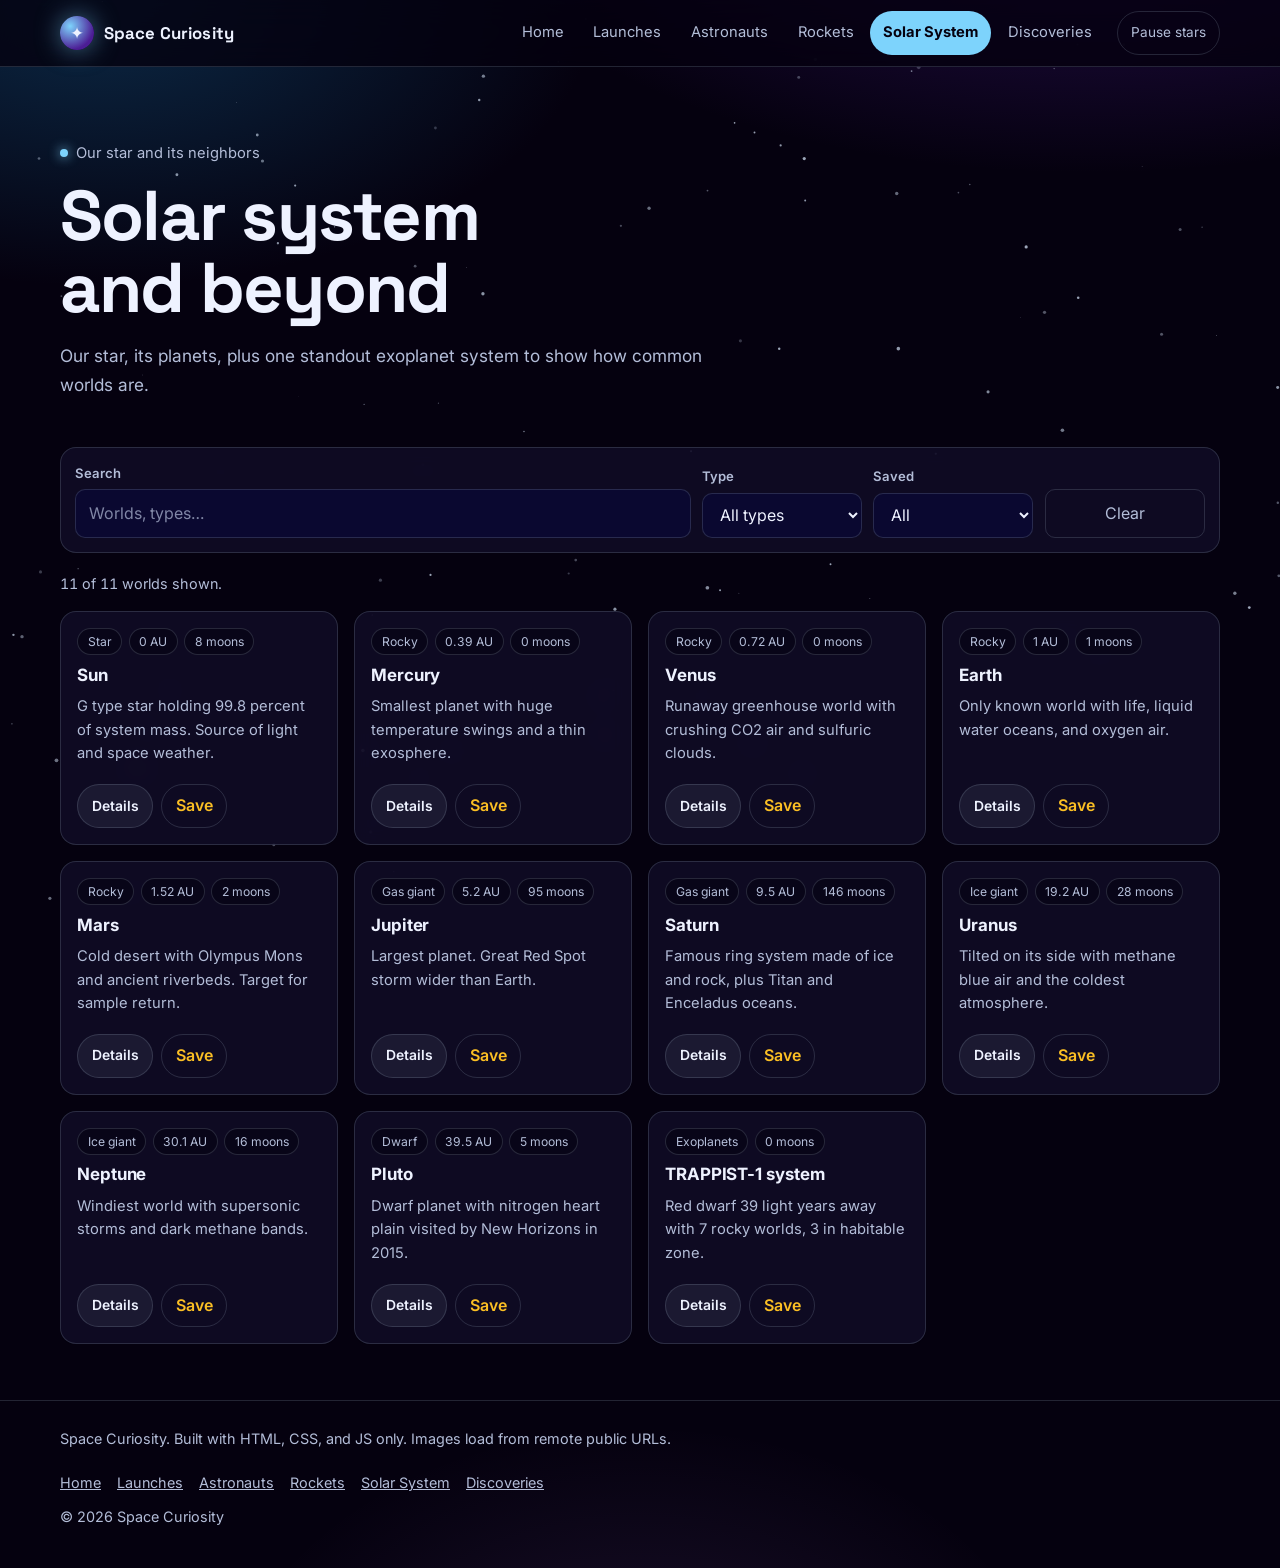
<file: solar-system.html>
<!doctype html>
<html lang="en">
<head>
  <meta charset="utf-8">
  <meta name="viewport" content="width=device-width, initial-scale=1">
  <title>Solar System — Space Curiosity</title>
  <meta name="description" content="Star, planets, dwarf worlds, and notable exoplanets.">
  <meta name="theme-color" content="#05010f">
  <link rel="preconnect" href="https://fonts.googleapis.com">
  <link rel="preconnect" href="https://fonts.gstatic.com" crossorigin>
  <link rel="preconnect" href="https://images.unsplash.com">
  <link href="https://fonts.googleapis.com/css2?family=Inter:wght@400;500;600;700&family=Space+Grotesk:wght@500;600;700&display=swap" rel="stylesheet">
  <link rel="stylesheet" href="css/reset.css">
  <link rel="stylesheet" href="css/tokens.css">
  <link rel="stylesheet" href="css/styles.css">
  <link rel="icon" href="assets/icons.svg" type="image/svg+xml">
</head>
<body>
  <canvas id="stars" aria-hidden="true"></canvas>
  <a class="skip" href="#main">Skip to content</a>
  <header class="site-header"><div class="wrap nav">
    <a class="brand" href="index.html"><span class="brand-mark" aria-hidden="true">✦</span> Space Curiosity</a>
    <button class="menu-btn" aria-expanded="false" aria-controls="navlinks">Menu</button>
    <nav class="nav-links" id="navlinks" aria-label="Primary"><a href="index.html">Home</a><a href="launches.html">Launches</a><a href="astronauts.html">Astronauts</a><a href="rockets.html">Rockets</a><a href="solar-system.html">Solar System</a><a href="discoveries.html">Discoveries</a></nav>
      <button class="stars-toggle" id="stars-toggle" aria-pressed="true">Pause stars</button>
  </div></header>
  <main id="main" class="wrap">
    <section class="hero"><p class="kicker">Our star and its neighbors</p><h1>Solar system and beyond</h1><p class="lead">Our star, its planets, plus one standout exoplanet system to show how common worlds are.</p></section>
    <form class="toolbar" role="search">
      <div class="toolbar-field toolbar-field-grow">
        <label for="q">Search</label>
        <input type="search" id="q" name="q" placeholder="Worlds, types…" autocomplete="off" spellcheck="false">
      </div>
      <div class="toolbar-field">
        <label for="type">Type</label>
        <select id="type" name="type"><option value="">All types</option></select>
      </div>
      <div class="toolbar-field">
        <label for="fav">Saved</label>
        <select id="fav" name="fav"><option value="">All</option><option value="only">Saved only</option></select>
      </div>
      <div class="toolbar-field">
        <label aria-hidden="true">&nbsp;</label>
        <button class="toolbar-clear" type="button" id="clear">Clear</button>
      </div>
    </form>
    <div class="result-count" id="count" role="status" aria-live="polite"></div>
    <div class="grid" id="grid"></div>
  </main>
  <footer class="site-footer"><div class="wrap"><div>Space Curiosity. Built with HTML, CSS, and JS only. Images load from remote public URLs.</div><nav aria-label="Footer"><a href="index.html">Home</a><a href="launches.html">Launches</a><a href="astronauts.html">Astronauts</a><a href="rockets.html">Rockets</a><a href="solar-system.html">Solar System</a><a href="discoveries.html">Discoveries</a></nav><div>© <span id="year"></span> Space Curiosity</div></div></footer>
  <script type="module">
    import { initChrome } from "./js/main.js";
    import { initStarfield } from "./js/starfield.js";
    import { loadJSON, bindFavorites, favButton, openDialog, syncFiltersToURL, readFiltersFromURL, imgFallback, esc } from "./js/ui.js";
    import { isFavorite } from "./js/store.js";
    initChrome(); initStarfield();
    const saved = readFiltersFromURL(["q", "type", "fav"]);
    const q = document.getElementById("q");
    const type = document.getElementById("type");
    const fav = document.getElementById("fav");
    q.value = saved.q; fav.value = saved.fav ?? "";
    const data = await loadJSON("data/planets.json");
    const rows0 = data.bodies;
    [...new Set(rows0.map((b) => b.type))].sort().forEach((v) => {
      const o = document.createElement("option"); o.value = v; o.textContent = v;
      if (saved.type === v) o.selected = true;
      type.appendChild(o);
    });
    if (saved.type) type.value = saved.type;
    function render() {
      const query = q.value.trim().toLowerCase();
      syncFiltersToURL({ q: q.value.trim(), type: type.value, fav: fav.value });
      const rows = rows0.filter((b) => {
        if (type.value && b.type !== type.value) return false;
        if (fav.value === "only" && !isFavorite(b.id)) return false;
        if (query && ![b.name, b.summary, b.type].join(" ").toLowerCase().includes(query)) return false;
        return true;
      });
      document.getElementById("count").textContent = `${rows.length} of ${rows0.length} worlds shown.`;
      const grid = document.getElementById("grid");
      grid.innerHTML = rows.map((b) => `
        <article class="card reveal visible">
          ${b.image ? `<img src="${esc(b.image)}" alt="${esc(b.name)}" loading="lazy" decoding="async" width="800" height="450" onerror="this.remove()">` : ""}
          <div class="card-body">
            <div class="meta"><span class="tag">${esc(b.type)}</span>${b.distanceAU !== null ? `<span class="tag">${b.distanceAU} AU</span>` : ""}<span class="tag">${b.moons} moons</span></div>
            <h3>${esc(b.name)}</h3>
            <p class="desc">${esc(b.summary)}</p>
            <div class="card-actions"><button class="btn btn-small" type="button" data-id="${esc(b.id)}">Details</button>${favButton(b.id)}</div>
          </div>
        </article>`).join("") || `<div class="empty"><strong>No worlds match those filters.</strong>Try clearing search or filters.</div>`;
      bindFavorites(grid);
      imgFallback(grid);
    }
    document.getElementById("grid").addEventListener("click", (e) => {
      const b = e.target.closest("[data-id]");
      if (!b) return;
      const v = rows0.find((x) => x.id === b.getAttribute("data-id"));
      if (v) openDialog(`${v.image ? `<img src="${esc(v.image)}" alt="" loading="lazy" decoding="async" width="800" height="450" onerror="this.remove()">` : ""}<div class="meta"><span class="tag">${esc(v.type)}</span></div><h3>${esc(v.name)}</h3><table class="spec-table"><tr><th>Day</th><td>${esc(v.dayLength)}</td></tr><tr><th>Year</th><td>${esc(v.yearLength)}</td></tr><tr><th>Moons</th><td>${v.moons}</td></tr></table><p>${esc(v.summary)}</p>`);
    });
    [q, type, fav].forEach((el) => el.addEventListener("input", render));
    fav.addEventListener("change", render);
    document.getElementById("clear").addEventListener("click", () => {
      q.value = ""; type.value = ""; fav.value = "";
      render();
      q.focus();
    });
    document.addEventListener("favorites-changed", () => {
      if (fav.value === "only") render();
    });
    render();
  </script>
</body>
</html>
</file>
<file: css/tokens.css>
:root {
  color-scheme: dark;

  /* Cinematic deep space, dark only */
  --void: #05010f;
  --nebula: #140b33;
  --glass: rgb(20 16 45 / 0.68);
  --glass-solid: #141131;
  --border: rgb(148 163 184 / 0.22);
  --border-strong: rgb(125 211 252 / 0.5);
  --text: #eef2ff;
  --muted: #b3bdd8;
  --accent: #7dd3fc;
  --accent-2: #c084fc;
  --gold: #fbbf24;
  --good: #34d399;

  --radius: 16px;
  --radius-sm: 10px;
  --radius-lg: 20px;

  --font-display: "Space Grotesk", "Segoe UI", system-ui, -apple-system, Roboto, Arial, sans-serif;
  --font-body: "Inter", "Segoe UI", system-ui, -apple-system, Roboto, "Helvetica Neue", Arial, sans-serif;

  --max: 1160px;
  --shadow: 0 24px 70px rgb(0 0 0 / 0.55);

  --motion-base: 260ms;
  --motion-slow: 560ms;

  --focus: var(--accent);
}
</file>
<file: css/styles.css>
body {
  font-family: var(--font-body);
  background:
    radial-gradient(1100px 550px at 85% -10%, rgb(76 29 149 / 0.55) 0%, transparent 60%),
    radial-gradient(900px 520px at 8% 0%, rgb(14 58 93 / 0.7) 0%, transparent 55%),
    radial-gradient(700px 500px at 50% 110%, rgb(192 132 252 / 0.12) 0%, transparent 60%),
    var(--void);
  color: var(--text);
}

#stars {
  position: fixed;
  inset: 0;
  width: 100%;
  height: 100%;
  z-index: -1;
  opacity: 0.85;
}

.skip { position: absolute; left: -999px; top: 0; background: var(--accent); color: #05010f; padding: 0.7rem 1.1rem; z-index: 99; border-radius: 0 0 12px 0; font-weight: 700; }
.skip:focus { left: 0; }

.wrap { width: min(var(--max), calc(100% - 2.5rem)); margin-inline: auto; }

/* Header */
.site-header {
  position: sticky; top: 0; z-index: 20;
  backdrop-filter: blur(16px);
  -webkit-backdrop-filter: blur(16px);
  background: rgb(5 1 15 / 0.78);
  border-bottom: 1px solid var(--border);
  padding-left: env(safe-area-inset-left);
  padding-right: env(safe-area-inset-right);
}
.nav { display: flex; align-items: center; gap: 0.8rem; padding: 0.7rem 0; }
.brand { display: flex; align-items: center; gap: 0.6rem; font-family: var(--font-display); font-weight: 700; letter-spacing: 0.01em; text-decoration: none; font-size: 1.05rem; min-height: 44px; }
.brand-mark { width: 34px; height: 34px; display: grid; place-items: center; border-radius: 50%; flex: none;
  background: radial-gradient(circle at 30% 30%, #7dd3fc, #4c1d95 70%); box-shadow: 0 0 24px rgb(125 211 252 / 0.5); }
.nav-links { display: flex; flex-wrap: wrap; gap: 0.25rem; margin-left: auto; align-items: center; }
.nav-links a { text-decoration: none; color: var(--muted); padding: 0.6rem 0.8rem; border-radius: 999px; font-size: 0.92rem; min-height: 44px; display: inline-flex; align-items: center; }
.nav-links a:hover { color: var(--text); background: rgb(148 163 184 / 0.14); }
.nav-links a[aria-current="page"] { color: #05010f; background: var(--accent); font-weight: 700; }
.menu-btn { display: none; margin-left: auto; background: transparent; border: 1px solid var(--border); color: var(--text); border-radius: var(--radius-sm); padding: 0.6rem 0.9rem; min-height: 44px; }
.stars-toggle { background: transparent; border: 1px solid var(--border); color: var(--muted); border-radius: 999px; padding: 0.5rem 0.8rem; font-size: 0.85rem; min-height: 44px; }
.stars-toggle:hover { color: var(--text); border-color: var(--border-strong); }
.stars-toggle[aria-pressed="false"] { opacity: 0.7; }

/* Hero, cinematic entry */
.hero { padding: 4.5rem 0 2rem; text-align: left; max-width: 76ch; }
.hero-cinematic { padding-top: 5.5rem; padding-bottom: 2.5rem; }
.kicker { display: inline-flex; align-items: center; gap: 0.5rem; color: var(--muted); font-size: 0.92rem; margin-bottom: 1rem; }
.kicker::before { content: ""; width: 8px; height: 8px; border-radius: 50%; background: var(--accent); box-shadow: 0 0 12px var(--accent); flex: none; }
.hero h1 { font-family: var(--font-display); font-size: clamp(2.6rem, 6vw, 4.4rem); line-height: 1.02; letter-spacing: -0.025em; text-wrap: balance; }
.hero h1 span { background: linear-gradient(92deg, var(--accent), var(--accent-2)); -webkit-background-clip: text; background-clip: text; color: transparent; }
.lead { color: var(--muted); max-width: 62ch; margin-top: 1.1rem; font-size: 1.08rem; line-height: 1.65; }
.hero-actions { display: flex; flex-wrap: wrap; gap: 0.7rem; margin-top: 1.6rem; }

/* Buttons */
.btn { display: inline-flex; align-items: center; justify-content: center; gap: 0.5rem; border-radius: 999px; padding: 0.7rem 1.2rem; min-height: 44px;
  border: 1px solid var(--border); background: rgb(148 163 184 / 0.1); color: var(--text); text-decoration: none; font-weight: 600; line-height: 1.2; }
.btn:hover { border-color: var(--border-strong); background: rgb(148 163 184 / 0.16); }
.btn:active { transform: translateY(1px); }
.btn-primary { background: linear-gradient(92deg, #38bdf8, #a78bfa); color: #05010f; border: 0; }
.btn-primary:hover { filter: brightness(1.06); background: linear-gradient(92deg, #38bdf8, #a78bfa); }
.btn-small { padding: 0.5rem 0.85rem; font-size: 0.87rem; min-height: 40px; }

/* Stats */
.stats { display: grid; grid-template-columns: repeat(4, 1fr); gap: 0.8rem; margin: 2rem 0; }
.stat { background: var(--glass); border: 1px solid var(--border); border-radius: var(--radius); padding: 1rem; text-align: center; backdrop-filter: blur(10px); -webkit-backdrop-filter: blur(10px); }
.stat b { display: block; font-family: var(--font-display); font-size: 1.7rem; font-variant-numeric: tabular-nums; letter-spacing: -0.01em; }
.stat span { color: var(--muted); font-size: 0.85rem; }

/* Section heads */
.section-head { display: flex; align-items: end; justify-content: space-between; gap: 1rem; margin: 2.5rem 0 1rem; }
.section-head h2 { font-family: var(--font-display); font-size: clamp(1.4rem, 2.4vw, 1.7rem); letter-spacing: -0.015em; text-wrap: balance; }
.section-head p { color: var(--muted); font-size: 0.95rem; }

/* Bento feature grid, home only */
.bento { display: grid; grid-template-columns: repeat(3, 1fr); gap: 1rem; }
.bento-large { grid-column: span 2; grid-row: span 2; }
.bento .card img { height: 100%; min-height: 220px; }
.bento-large .card-body h3 { font-size: 1.35rem; }

/* Cards */
.grid { display: grid; grid-template-columns: repeat(auto-fill, minmax(270px, 1fr)); gap: 1rem; }
.card { background: var(--glass); border: 1px solid var(--border); border-radius: var(--radius); overflow: hidden;
  backdrop-filter: blur(10px); -webkit-backdrop-filter: blur(10px);
  transition: transform var(--motion-base) ease, border-color var(--motion-base) ease, box-shadow var(--motion-base) ease;
  display: flex; flex-direction: column; min-width: 0; }
.card:hover { transform: translateY(-4px); border-color: var(--border-strong); box-shadow: 0 16px 44px rgb(0 0 0 / 0.4); }
.card:focus-within { border-color: var(--border-strong); }
.card img { width: 100%; aspect-ratio: 16 / 9; height: auto; object-fit: cover; background: var(--nebula); }
.card-body { padding: 1rem; display: flex; flex-direction: column; gap: 0.55rem; flex: 1; min-width: 0; }
.card-body h3 { font-size: 1.06rem; line-height: 1.32; letter-spacing: -0.005em; }
.meta { display: flex; flex-wrap: wrap; gap: 0.4rem; }
.tag { font-size: 0.76rem; padding: 0.25rem 0.6rem; border-radius: 999px; border: 1px solid var(--border); color: var(--muted); background: rgb(5 1 15 / 0.5); line-height: 1.4; }
.tag-live { color: #05010f; background: var(--good); border: 0; font-weight: 700; }
.tag-cache { color: #05010f; background: var(--gold); border: 0; font-weight: 700; }
.card p.desc { color: var(--muted); font-size: 0.92rem; flex: 1; display: -webkit-box; -webkit-line-clamp: 3; -webkit-box-orient: vertical; overflow: hidden; }
.card-actions { display: flex; flex-wrap: wrap; gap: 0.5rem; margin-top: 0.6rem; }
.fav-btn { border: 1px solid var(--border); background: transparent; color: var(--gold); border-radius: 999px; padding: 0.5rem 0.85rem; min-height: 40px; font-weight: 600; }
.fav-btn:hover { border-color: var(--gold); }
.fav-btn[aria-pressed="true"] { background: rgb(251 191 36 / 0.18); border-color: var(--gold); }

/* Toolbar, unified */
.toolbar { display: flex; flex-wrap: wrap; gap: 0.7rem; align-items: end; margin: 1rem 0 1.2rem; background: var(--glass);
  border: 1px solid var(--border); padding: 0.9rem; border-radius: var(--radius); backdrop-filter: blur(10px); -webkit-backdrop-filter: blur(10px); }
.toolbar-field { display: flex; flex-direction: column; gap: 0.35rem; min-width: 160px; }
.toolbar-field-grow { flex: 1; min-width: 200px; }
.toolbar label { font-size: 0.82rem; color: var(--muted); font-weight: 600; }
.toolbar input[type="search"], .toolbar select {
  background: #0a0830; border: 1px solid var(--border); color: var(--text);
  border-radius: var(--radius-sm); padding: 0.65rem 0.8rem; min-height: 44px; width: 100%;
}
.toolbar input[type="search"]::placeholder { color: rgb(179 189 216 / 0.7); }
.toolbar input[type="search"]:focus, .toolbar select:focus { border-color: var(--border-strong); outline: none; box-shadow: 0 0 0 2px rgb(125 211 252 / 0.25); }
.toolbar-clear { background: transparent; border: 1px solid var(--border); color: var(--muted); border-radius: var(--radius-sm); padding: 0.65rem 0.9rem; min-height: 44px; }
.toolbar-clear:hover { color: var(--text); border-color: var(--border-strong); }
.result-count { color: var(--muted); font-size: 0.9rem; margin: 0.2rem 0 1rem; font-variant-numeric: tabular-nums; }

/* Timeline */
.timeline { position: relative; display: grid; gap: 1rem; margin: 1rem 0 2rem; }
.timeline::before { content: ""; position: absolute; left: 11px; top: 6px; bottom: 6px; width: 2px;
  background: linear-gradient(var(--accent), var(--accent-2)); opacity: 0.55; }
.t-item { position: relative; margin-left: 2.2rem; background: var(--glass); border: 1px solid var(--border);
  border-radius: var(--radius); padding: 1rem; backdrop-filter: blur(10px); -webkit-backdrop-filter: blur(10px);
  transition: border-color var(--motion-base) ease, transform var(--motion-base) ease; }
.t-item:hover { border-color: var(--border-strong); }
.t-item::before { content: ""; position: absolute; left: -2.2rem; top: 1.2rem; margin-left: 5px;
  width: 14px; height: 14px; border-radius: 50%; background: var(--accent); box-shadow: 0 0 12px var(--accent); }
.t-item time { color: var(--accent); font-weight: 700; font-size: 0.85rem; font-variant-numeric: tabular-nums; }
.t-item h3 { margin: 0.25rem 0 0.4rem; font-size: 1.05rem; }
.t-item p { color: var(--muted); font-size: 0.93rem; }

/* Reveal, lively but compositor friendly */
.reveal { opacity: 0; transform: translateY(18px) scale(0.99); transition: opacity var(--motion-slow) ease, transform var(--motion-slow) ease; }
.reveal.visible { opacity: 1; transform: none; }
.grid .reveal:nth-child(2), .bento .reveal:nth-child(2), .timeline .reveal:nth-child(2) { transition-delay: 60ms; }
.grid .reveal:nth-child(3), .bento .reveal:nth-child(3), .timeline .reveal:nth-child(3) { transition-delay: 120ms; }
.grid .reveal:nth-child(4), .bento .reveal:nth-child(4) { transition-delay: 180ms; }
.grid .reveal:nth-child(5), .bento .reveal:nth-child(5) { transition-delay: 240ms; }
.grid .reveal:nth-child(n+6), .bento .reveal:nth-child(n+6) { transition-delay: 0ms; }

/* Dialog */
dialog { border: 1px solid var(--border); background: var(--glass-solid); color: var(--text);
  border-radius: var(--radius-lg); padding: 0; margin: auto; width: min(640px, calc(100vw - 2rem)); box-shadow: var(--shadow);
  overscroll-behavior: contain; }
dialog::backdrop { background: rgb(0 0 0 / 0.68); backdrop-filter: blur(4px); -webkit-backdrop-filter: blur(4px); }
.dialog-body { padding: 1.4rem; }
.dialog-body img { width: 100%; aspect-ratio: 16 / 9; height: auto; object-fit: cover; border-radius: 12px; margin-bottom: 1rem; background: var(--nebula); }
.dialog-body h3 { font-family: var(--font-display); font-size: 1.4rem; margin-bottom: 0.4rem; letter-spacing: -0.01em; }
.dialog-body .meta { margin-bottom: 0.8rem; }
.dialog-body p { color: var(--muted); }
.dialog-top { display: flex; justify-content: flex-end; margin-bottom: 0.6rem; }
.dialog-close { position: static; margin: 0; }

.notice { border: 1px solid var(--border); background: rgb(52 211 153 / 0.1); border-radius: 12px; padding: 0.75rem 1rem; margin: 1rem 0; font-size: 0.92rem; }
.notice.warn { background: rgb(251 191 36 / 0.12); border-color: rgb(251 191 36 / 0.35); }

.empty { text-align: center; color: var(--muted); padding: 2.5rem 1rem; border: 1px dashed var(--border); border-radius: var(--radius); }
.empty strong { display: block; color: var(--text); margin-bottom: 0.3rem; font-family: var(--font-display); }

.site-footer { margin-top: 3.5rem; border-top: 1px solid var(--border); padding: 1.6rem 0 2.5rem; color: var(--muted); font-size: 0.9rem; padding-bottom: calc(2.5rem + env(safe-area-inset-bottom)); }
.site-footer nav { display: flex; flex-wrap: wrap; gap: 0.4rem 1rem; margin-top: 0.7rem; }
.site-footer a { color: var(--muted); min-height: 44px; display: inline-flex; align-items: center; }
.site-footer a:hover { color: var(--text); }
.spec-table { width: 100%; border-collapse: collapse; font-size: 0.9rem; margin-top: 0.6rem; font-variant-numeric: tabular-nums; }
.spec-table th, .spec-table td { text-align: left; padding: 0.55rem 0.6rem; border-bottom: 1px solid var(--border); }
.spec-table th { color: var(--muted); font-weight: 600; }

/* Saved chips */
.saved-bar { display: flex; align-items: center; flex-wrap: wrap; gap: 0.7rem; margin-bottom: 1rem; color: var(--muted); font-size: 0.9rem; }

@media (max-width: 1024px) {
  .bento { grid-template-columns: repeat(2, 1fr); }
  .bento-large { grid-column: span 2; grid-row: auto; }
}

@media (max-width: 760px) {
  .hero { padding: 3rem 0 1.5rem; }
  .hero-cinematic { padding-top: 3.5rem; }
  .stats { grid-template-columns: repeat(2, 1fr); }
  .bento { grid-template-columns: 1fr; }
  .bento-large { grid-column: auto; }
  .menu-btn { display: inline-flex; align-items: center; }
  .stars-toggle { display: none; }
  .nav-links { display: none; width: 100%; flex-direction: column; align-items: stretch; }
  .nav-links.open { display: flex; }
  .nav { flex-wrap: wrap; }
  .section-head { flex-direction: column; align-items: start; }
}

@media (prefers-reduced-motion: reduce) {
  *, *::before, *::after { animation-duration: 0.01ms !important; transition-duration: 0.01ms !important; scroll-behavior: auto !important; }
  .reveal { opacity: 1; transform: none; }
}

@media (forced-colors: active) {
  .hero h1 span { color: CanvasText; background: none; -webkit-background-clip: border-box; background-clip: border-box; }
  .card, .t-item, .toolbar, .stat { border: 1px solid CanvasText; }
  .btn-primary { forced-color-adjust: auto; }
}
</file>
